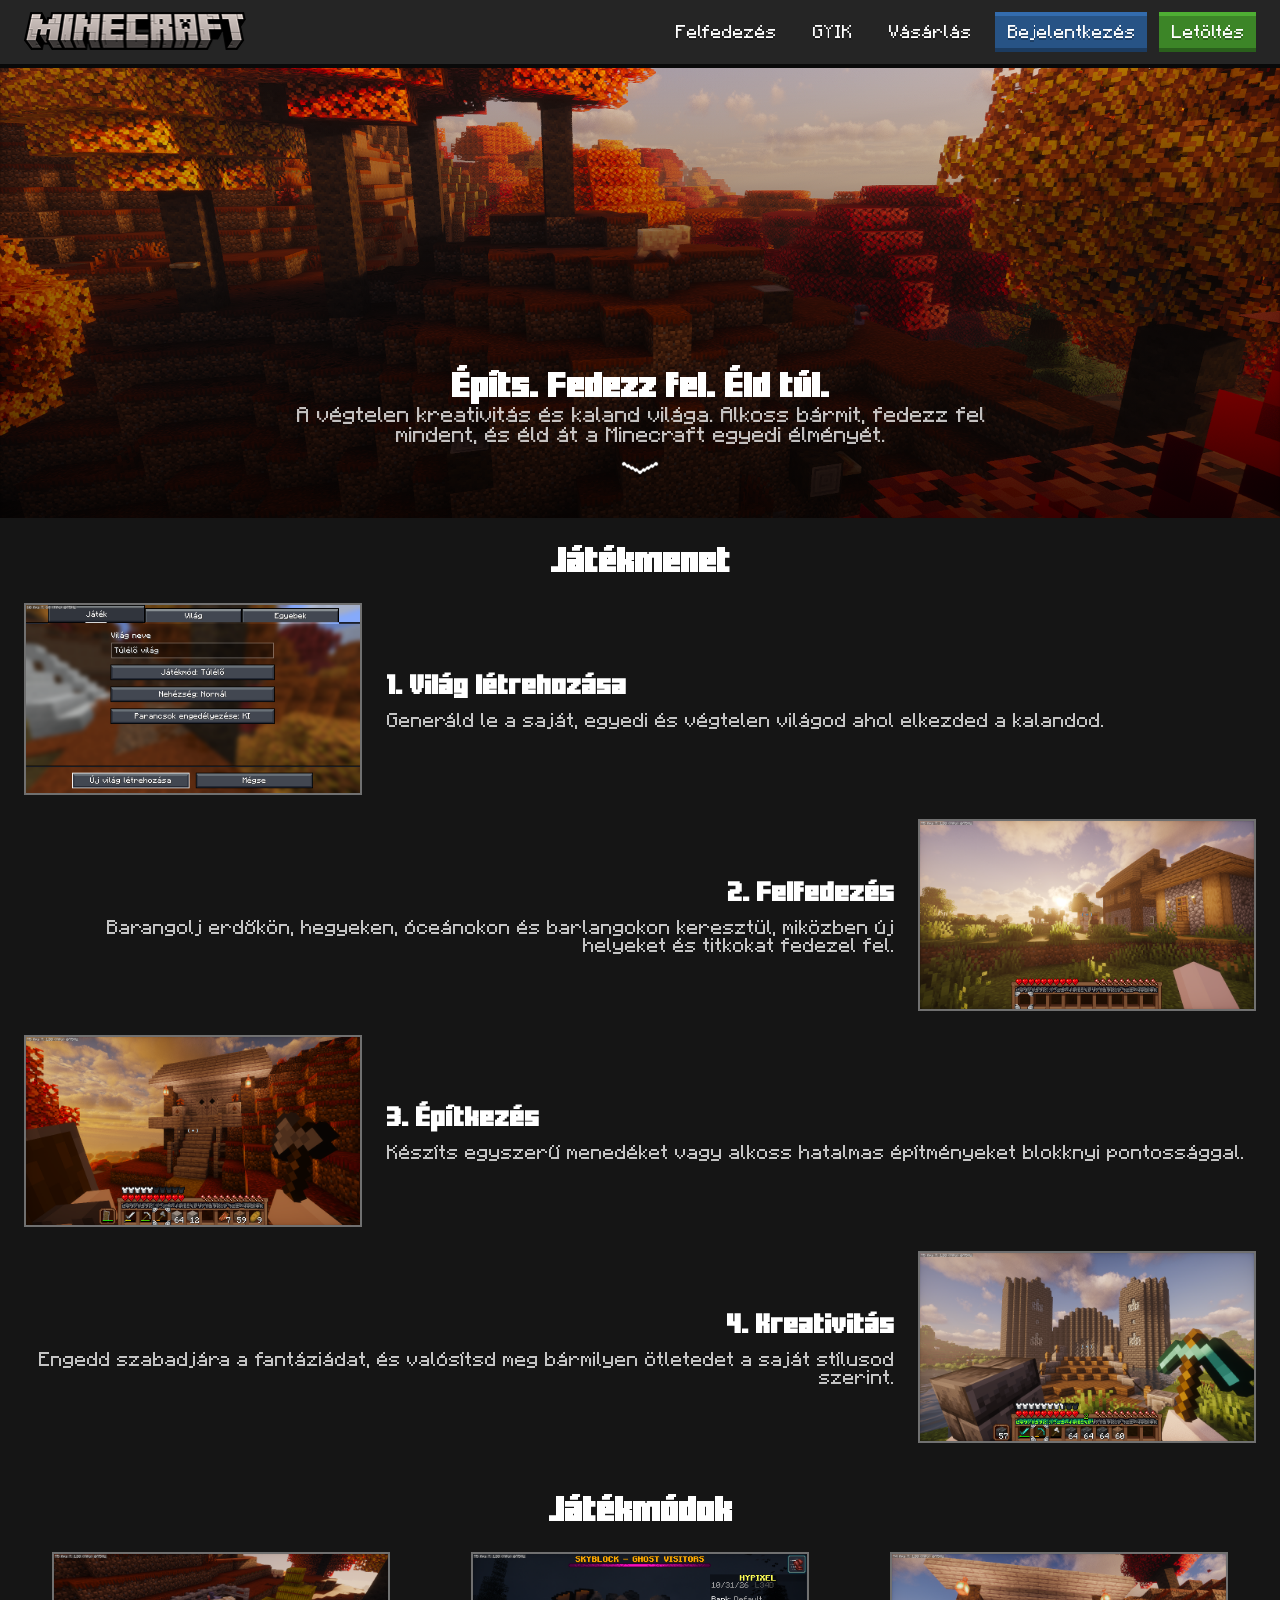
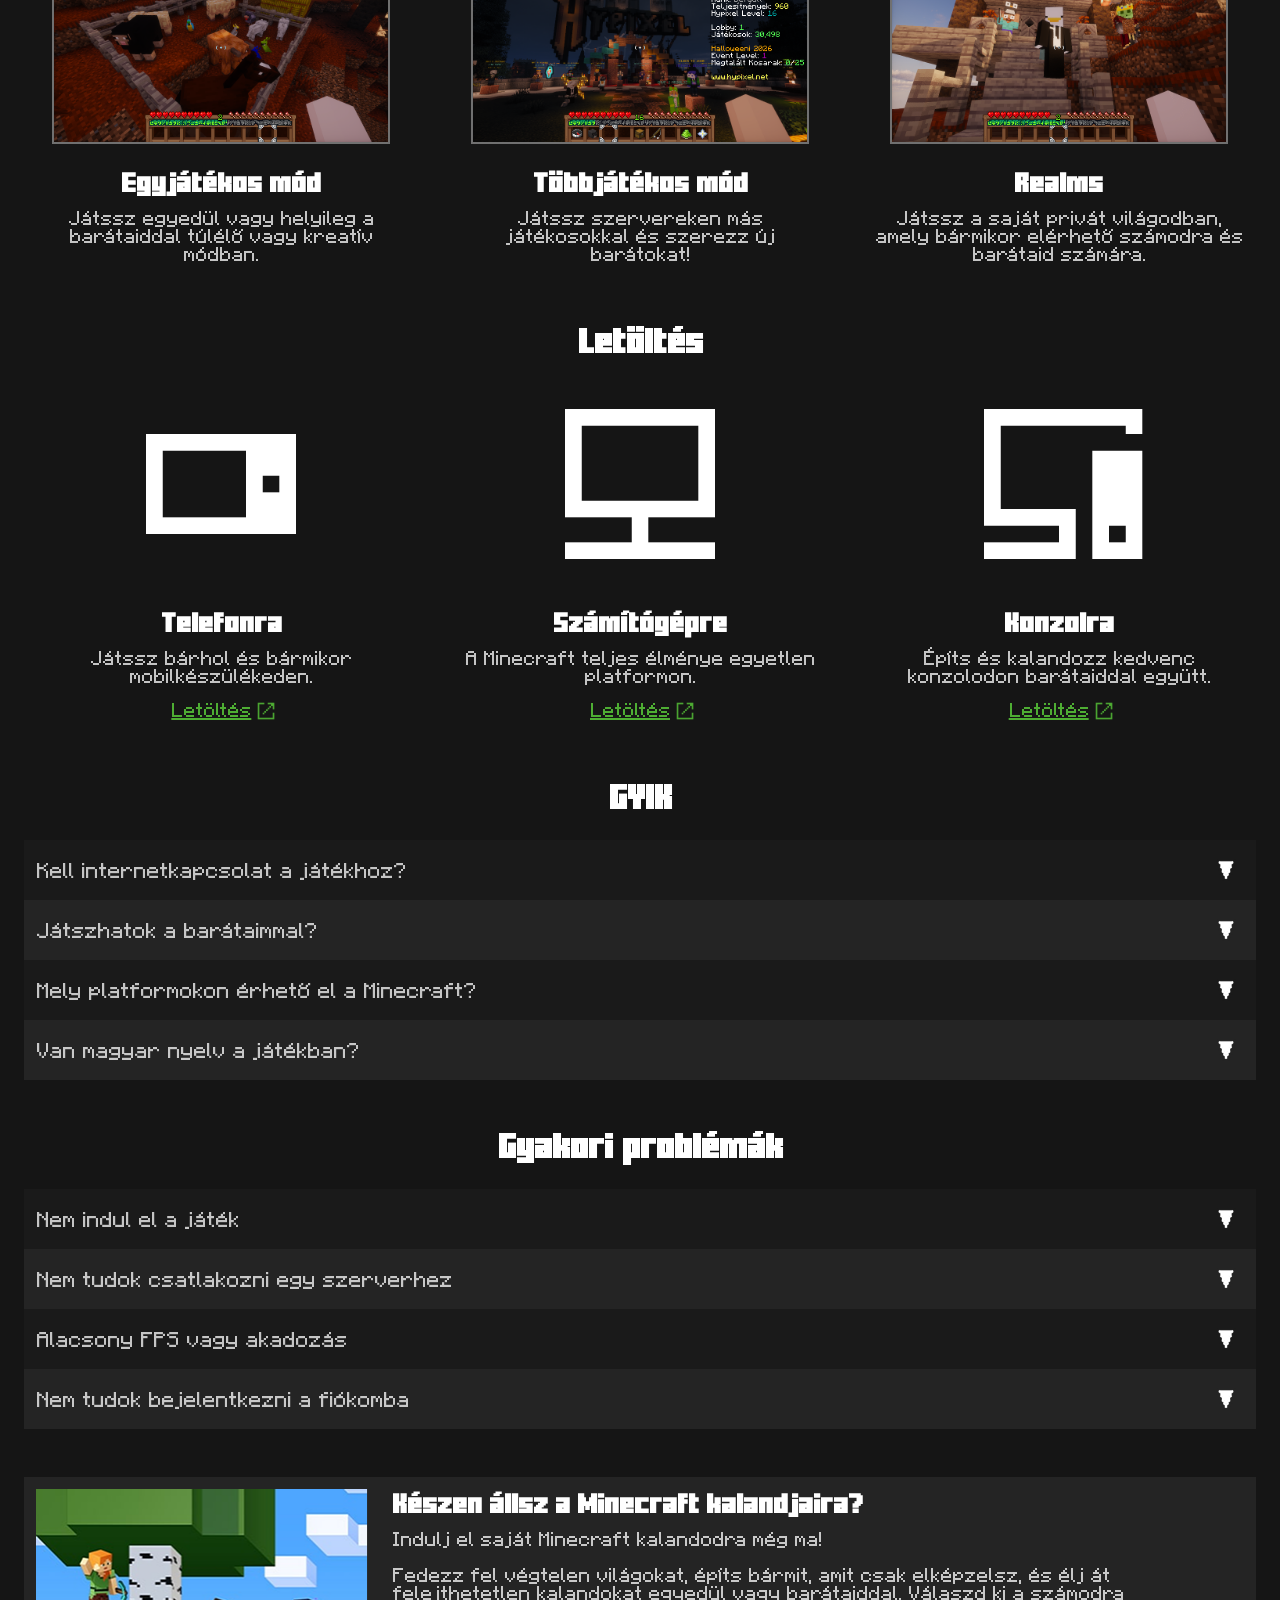
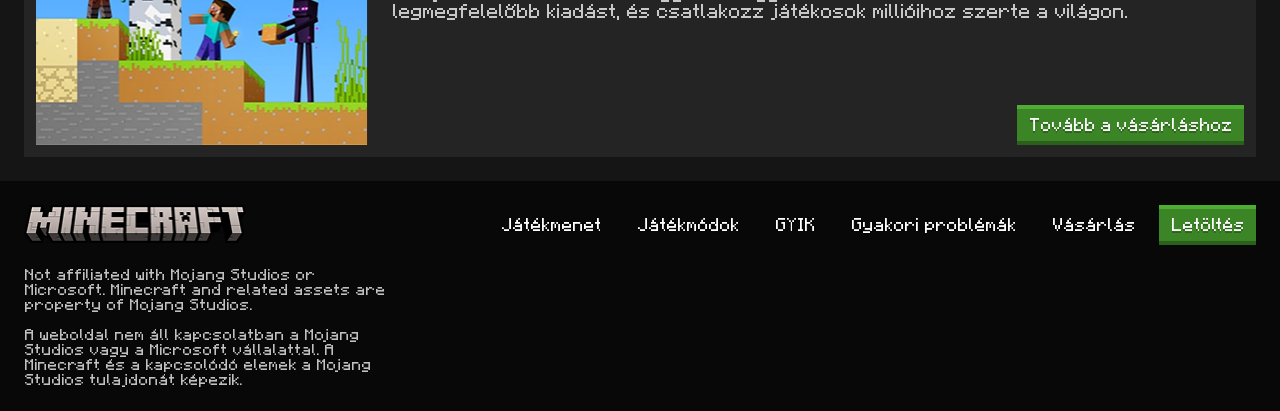
<file: index.html>
<!DOCTYPE html>
<html lang="hu">

<head>
    <meta charset="UTF-8" />
    <meta name="viewport" content="width=device-width, initial-scale=1.0" />
    <title>Minecraftory</title>
    <link rel="stylesheet" href="assets/styles/fonts.css">
    <link rel="stylesheet" href="assets/styles/components.css">
    <link rel="stylesheet" href="assets/styles/main.css">
</head>

<body>
    <nav id="navigation">
        <div class="nav-header">
            <a href="#">
                <img src="assets/images/logo.png" alt="Minecraft Logo" title="Minecraft Logo" class="brand-logo">
            </a>
            <button title="Navigáció kinyitása/becsukása" class="btn menu-toggle" onclick="toggleNavigation(this)"><img
                    src="assets/images/icons/menu.png" alt="Menü ikon"></button>
        </div>
        <div class="menu-contents">
            <a href="#jatekmenet" class="btn">Felfedezés</a>
            <a href="#gyik" class="btn">GYIK</a>
            <a href="#vasarlas" class="btn">Vásárlás</a>
            <a href="#" class="btn secondary">Bejelentkezés</a>
            <a href="#letoltes" class="btn primary">Letöltés</a>
        </div>
    </nav>
    <div class="hero">
        <div class="text">
            <h2>Építs. Fedezz fel. Éld túl.</h2>
            <p>A végtelen kreativitás és kaland világa. Alkoss bármit, fedezz fel mindent, és éld át a Minecraft egyedi
                élményét.</p>
        </div>
        <img src="assets/images/icons/scrolldown-suggestion.png" alt="Lefelé mutató nyíl" title="Lefelé mutató nyíl">
    </div>

    <h2 class="section-title" id="jatekmenet">Játékmenet</h2>
    <div class="section type1">
        <div class="content">
            <img src="assets/images/section_1_1.png" alt="Világ létrehozása" title="Világ létrehozása"
                class="thumbnail">
            <div class="description">
                <h3>1. Világ létrehozása</h3>
                <p>Generáld le a saját, egyedi és végtelen világod ahol elkezded a kalandod.</p>
            </div>
        </div>
        <div class="content">
            <img src="assets/images/section_1_2.png" alt="Felfedezés" title="Felfedezés" class="thumbnail">
            <div class="description">
                <h3>2. Felfedezés</h3>
                <p>Barangolj erdőkön, hegyeken, óceánokon és barlangokon keresztül, miközben új helyeket és titkokat
                    fedezel fel.</p>
            </div>
        </div>
        <div class="content">
            <img src="assets/images/section_1_3.png" alt="Építkezés" title="Építkezés" class="thumbnail">
            <div class="description">
                <h3>3. Építkezés</h3>
                <p>Készíts egyszerű menedéket vagy alkoss hatalmas építményeket blokknyi pontossággal.</p>
            </div>
        </div>
        <div class="content">
            <img src="assets/images/section_1_4.png" alt="Kreativitás" title="Kreativitás" class="thumbnail">
            <div class="description">
                <h3>4. Kreativitás</h3>
                <p>Engedd szabadjára a fantáziádat, és valósítsd meg bármilyen ötletedet a saját stílusod szerint.</p>
            </div>
        </div>
    </div>

    <h2 class="section-title" id="jatekmodok">Játékmódok</h2>
    <div class="section type2">
        <div class="content">
            <img src="assets/images/section_2_1.png" alt="Egyjátékos mód" title="Egyjátékos mód" class="thumbnail">
            <div class="description">
                <h3>Egyjátékos mód</h3>
                <p>Játssz egyedül vagy helyileg a barátaiddal túlélő vagy kreatív módban.</p>
            </div>
        </div>
        <div class="content">
            <img src="assets/images/section_2_2.png" alt="Többjátékos mód" title="Többjátékos mód" class="thumbnail">
            <div class="description">
                <h3>Többjátékos mód</h3>
                <p>Játssz szervereken más játékosokkal és szerezz új barátokat!</p>
            </div>
        </div>
        <div class="content">
            <img src="assets/images/section_2_3.png" alt="Realms" title="Realms" class="thumbnail">
            <div class="description">
                <h3>Realms</h3>
                <p>Játssz a saját privát világodban, amely bármikor elérhető számodra és barátaid számára.</p>
            </div>
        </div>
    </div>

    <h2 class="section-title" id="letoltes">Letöltés</h2>
    <div class="section type2 icons">
        <div class="content">
            <img src="assets/images/icons/phone.png" alt="Telefonra" title="Telefonra" class="thumbnail">
            <div class="description">
                <h3>Telefonra</h3>
                <p>Játssz bárhol és bármikor mobilkészülékeden.</p>
                <a href="#">Letöltés</a>
            </div>
        </div>
        <div class="content">
            <img src="assets/images/icons/pc.png" alt="Számítógépre" title="Számítógépre" class="thumbnail">
            <div class="description">
                <h3>Számítógépre</h3>
                <p>A Minecraft teljes élménye egyetlen platformon.</p>
                <a href="#">Letöltés</a>
            </div>
        </div>
        <div class="content">
            <img src="assets/images/icons/console.png" alt="Konzolra" title="Konzolra" class="thumbnail">
            <div class="description">
                <h3>Konzolra</h3>
                <p>Építs és kalandozz kedvenc konzolodon barátaiddal együtt.</p>
                <a href="#">Letöltés</a>
            </div>
        </div>
    </div>

    <h2 class="section-title" id="gyik">GYIK</h2>
    <div class="faq">
        <div class="content" onclick="toggleFAQ(this)">
            <div class="question">
                <p>Kell internetkapcsolat a játékhoz?</p>
                <img src="assets/images/icons/arrow_down.png" alt="Kinyitás/becsukás">
            </div>
            <p class="answer">Az egyszemélyes (singleplayer) módhhoz és az offline játékhoz nincs szükség folyamatos internetkapcsolatra, de a letöltéshez, a fiók bejelentkezéshez, a frissítésekhez és a multiplayer szerverekhez igen.</p>
        </div>
        <div class="content" onclick="toggleFAQ(this)">
            <div class="question">
                <p>Játszhatok a barátaimmal?</p>
                <img src="assets/images/icons/arrow_down.png" alt="Kinyitás/becsukás">
            </div>
            <p class="answer">Igen! Játszhattok helyi hálózaton (LAN), saját készítésű szerveren, Realms előfizetéssel, vagy különféle nyilvános szervereken keresztül is platformtól függetlenül.</p>
        </div>
        <div class="content" onclick="toggleFAQ(this)">
            <div class="question">
                <p>Mely platformokon érhető el a Minecraft?</p>
                <img src="assets/images/icons/arrow_down.png" alt="Kinyitás/becsukás">
            </div>
            <p class="answer">A Minecraft elérhető PC-n (Windows, Mac, Linux), konzolokon (PlayStation, Xbox, Nintendo Switch) és mobil eszközökön (iOS, Android) is.</p>
        </div>
        <div class="content" onclick="toggleFAQ(this)">
            <div class="question">
                <p>Van magyar nyelv a játékban?</p>
                <img src="assets/images/icons/arrow_down.png" alt="Kinyitás/becsukás">
            </div>
            <p class="answer">Igen, a játék hivatalosan is támogatja a magyar nyelvet, amelyet a Beállítások (Options) -> Nyelv (Language) menüpontban tudsz kiválasztani.</p>
        </div>
    </div>

    <h2 class="section-title" id="gyakori-problemak">Gyakori problémák</h2>
    <div class="faq">
        <div class="content" onclick="toggleFAQ(this)">
            <div class="question">
                <p>Nem indul el a játék</p>
                <img src="assets/images/icons/arrow_down.png" alt="Kinyitás/becsukás">
            </div>
            <p class="answer">Próbáld meg frissíteni a grafikus kártya illesztőprogramját (driver), telepítsd újra a Minecraft Launchert, vagy bizonyosodj meg róla, hogy a megfelelő Java verzió van-e a gépeden (Java Edition esetén).</p>
        </div>
        <div class="content" onclick="toggleFAQ(this)">
            <div class="question">
                <p>Nem tudok csatlakozni egy szerverhez</p>
                <img src="assets/images/icons/arrow_down.png" alt="Kinyitás/becsukás">
            </div>
            <p class="answer">Ellenőrizd, hogy a játék verziója megegyezik-e a szerver verziójával, nincs-e letiltva a játék a tűzfaladban, és hogy helyes-e a megadott szervercím (IP).</p>
        </div>
        <div class="content" onclick="toggleFAQ(this)">
            <div class="question">
                <p>Alacsony FPS vagy akadozás</p>
                <img src="assets/images/icons/arrow_down.png" alt="Kinyitás/becsukás">
            </div>
            <p class="answer">Vedd alacsonyabbra a videóbeállításokban a renderelési távolságot (Render Distance), kapcsold ki a Vsync-et, vagy telepíts optimalizáló modokat, mint például a Sodium vagy az Optifine.</p>
        </div>
        <div class="content" onclick="toggleFAQ(this)">
            <div class="question">
                <p>Nem tudok bejelentkezni a fiókomba</p>
                <img src="assets/images/icons/arrow_down.png" alt="Kinyitás/becsukás">
            </div>
            <p class="answer">Ellenőrizd a Microsoft-fiókod adatait, jelentkezz ki ésbe újra a Launcherben, vagy ellenőrizd, hogy az Xbox Live szolgáltatások megfelelően működnek-e.</p>
        </div>
    </div>

    <div class="buy" id="vasarlas">
        <div class="card">
            <img src="assets/images/buy_illust.png" alt="Illusztráció" title="Illusztráció">
            <div class="contents">
                <h3>Készen állsz a Minecraft kalandjaira?</h3>
                <p>Indulj el saját Minecraft kalandodra még ma!
                    <br><br>
                    Fedezz fel végtelen világokat, építs bármit, amit csak elképzelsz, és élj át felejthetetlen
                    kalandokat egyedül vagy barátaiddal. Válaszd ki a számodra legmegfelelőbb kiadást, és csatlakozz
                    játékosok millióihoz szerte a világon.
                </p>
                <a href="purchase.html" class="btn primary">Tovább a vásárláshoz</a>
            </div>
        </div>
    </div>

    <footer>
        <div class="branding">
            <img src="assets/images/logo.png" alt="Minecraft Logo" title="Minecraft Logo" class="brand-logo">
            <p>
                Not affiliated with Mojang Studios or Microsoft.
                Minecraft and related assets are property of Mojang Studios.

                <br><br>

                A weboldal nem áll kapcsolatban a Mojang Studios vagy a Microsoft vállalattal.
                A Minecraft és a kapcsolódó elemek a Mojang Studios tulajdonát képezik.
            </p>
        </div>
        <div class="links">
            <a href="#jatekmenet" class="btn">Játékmenet</a>
            <a href="#jatekmodok" class="btn">Játékmódok</a>
            <a href="#gyik" class="btn">GYIK</a>
            <a href="#gyakori-problemak" class="btn">Gyakori problémák</a>
            <a href="#vasarlas" class="btn">Vásárlás</a>
            <a href="#letoltes" class="btn primary">Letöltés</a>
        </div>
    </footer>

    <script src="assets/scripts/nav.js"></script>
    <script src="assets/scripts/faq.js"></script>
</body>

</html>
</file>
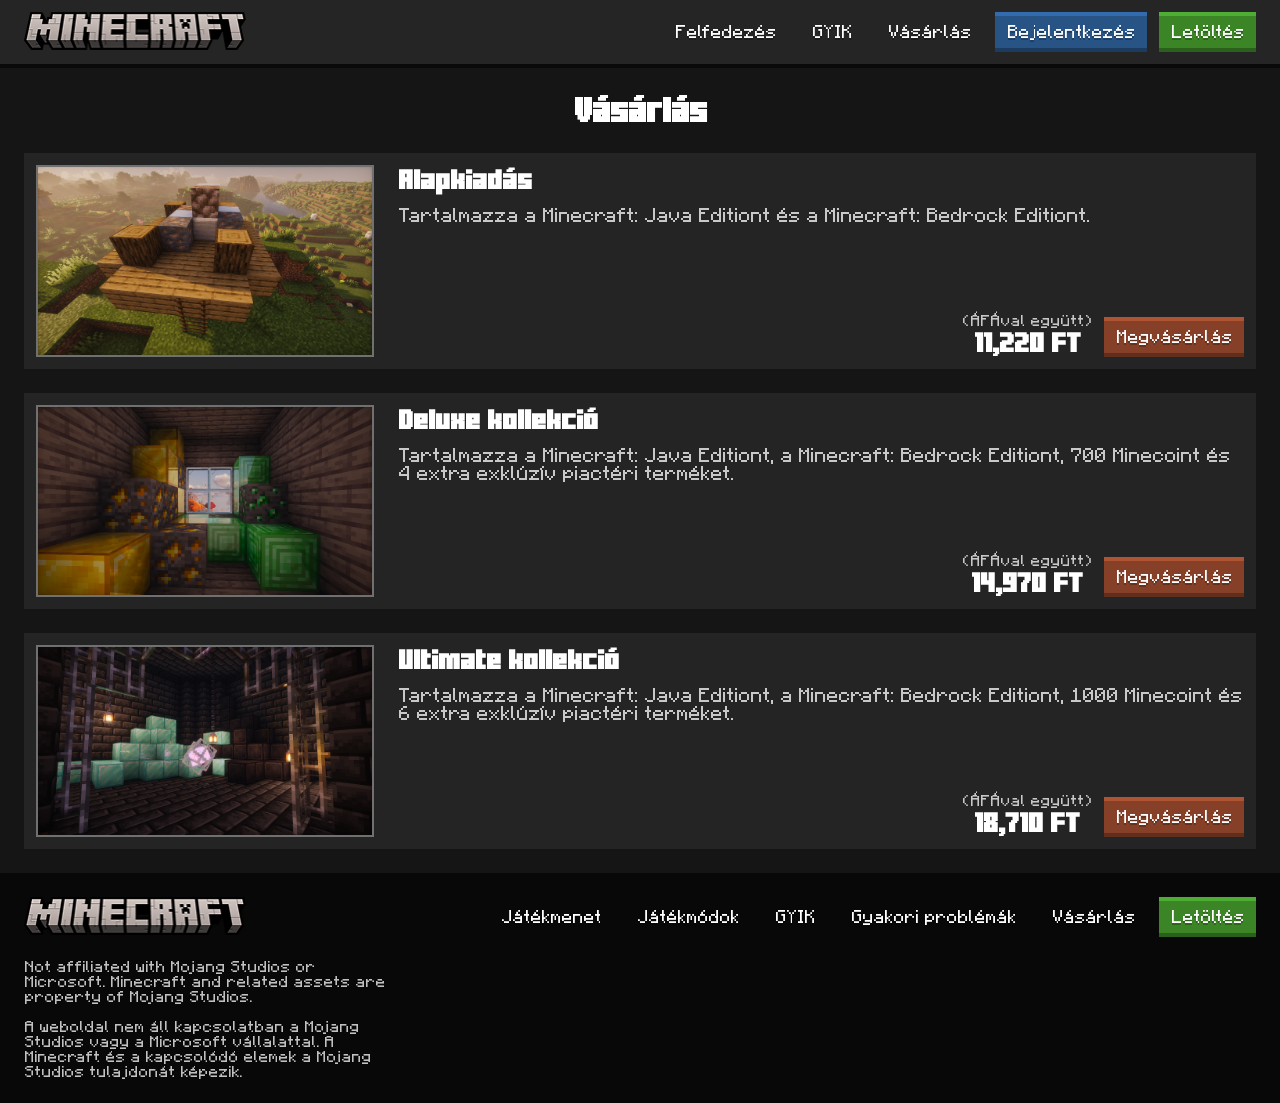
<file: purchase.html>
<!DOCTYPE html>
<html lang="hu">

<head>
    <meta charset="UTF-8" />
    <meta name="viewport" content="width=device-width, initial-scale=1.0" />
    <title>Minecraftory - Vásárlás</title>
    <link rel="stylesheet" href="assets/styles/fonts.css">
    <link rel="stylesheet" href="assets/styles/components.css">
    <link rel="stylesheet" href="assets/styles/main.css">
</head>

<body>
    <nav id="navigation">
        <div class="nav-header">
            <a href="index.html">
                <img src="assets/images/logo.png" alt="Minecraft Logo" title="Minecraft Logo" class="brand-logo">
            </a>
            <button title="Navigáció kinyitása/becsukása" class="btn menu-toggle" onclick="toggleNavigation(this)"><img
                    src="assets/images/icons/menu.png" alt="Menü ikon"></button>
        </div>
        <div class="menu-contents">
            <a href="index.html#jatekmenet" class="btn">Felfedezés</a>
            <a href="index.html#gyik" class="btn">GYIK</a>
            <a href="#" class="btn">Vásárlás</a>
            <a href="index.html#" class="btn secondary">Bejelentkezés</a>
            <a href="index.html#letoltes" class="btn primary">Letöltés</a>
        </div>
    </nav>

    <h2 class="section-title">Vásárlás</h2>
    <div class="buy">
        <div class="card">
            <img src="assets/images/purchase_1.png" alt="Illusztráció" title="Illusztráció" class="edition-thumbnail">
            <div class="contents">
                <h3>Alapkiadás</h3>
                <p>Tartalmazza a Minecraft: Java Editiont és a Minecraft: Bedrock Editiont.</p>
                <div class="purchase-actions">
                    <div class="price-info">
                        <span>(ÁFÁval együtt)</span>
                        <h3>11,220 FT</h3>
                    </div>
                    <a href="#" class="btn tertiary">Megvásárlás</a>
                </div>
            </div>
        </div>
        <div class="card">
            <img src="assets/images/purchase_2.png" alt="Illusztráció" title="Illusztráció" class="edition-thumbnail">
            <div class="contents">
                <h3>Deluxe kollekció</h3>
                <p>Tartalmazza a Minecraft: Java Editiont, a Minecraft: Bedrock Editiont, 700 Minecoint és 4 extra exklúzív piactéri terméket.</p>
                <div class="purchase-actions">
                    <div class="price-info">
                        <span>(ÁFÁval együtt)</span>
                        <h3>14,970 FT</h3>
                    </div>
                    <a href="#" class="btn tertiary">Megvásárlás</a>
                </div>
            </div>
        </div>
        <div class="card">
            <img src="assets/images/purchase_3.png" alt="Illusztráció" title="Illusztráció" class="edition-thumbnail">
            <div class="contents">
                <h3>Ultimate kollekció</h3>
                <p>Tartalmazza a Minecraft: Java Editiont, a Minecraft: Bedrock Editiont, 1000 Minecoint és 6 extra exklúzív piactéri terméket.</p>
                <div class="purchase-actions">
                    <div class="price-info">
                        <span>(ÁFÁval együtt)</span>
                        <h3>18,710 FT</h3>
                    </div>
                    <a href="#" class="btn tertiary">Megvásárlás</a>
                </div>
            </div>
        </div>
    </div>

    <footer>
        <div class="branding">
            <img src="assets/images/logo.png" alt="Minecraft Logo" title="Minecraft Logo" class="brand-logo">
            <p>
                Not affiliated with Mojang Studios or Microsoft.
                Minecraft and related assets are property of Mojang Studios.

                <br><br>

                A weboldal nem áll kapcsolatban a Mojang Studios vagy a Microsoft vállalattal.
                A Minecraft és a kapcsolódó elemek a Mojang Studios tulajdonát képezik.
            </p>
        </div>
        <div class="links">
            <a href="index.html#jatekmenet" class="btn">Játékmenet</a>
            <a href="index.html#jatekmodok" class="btn">Játékmódok</a>
            <a href="index.html#gyik" class="btn">GYIK</a>
            <a href="index.html#gyakori-problemak" class="btn">Gyakori problémák</a>
            <a href="" class="btn">Vásárlás</a>
            <a href="index.html#letoltes" class="btn primary">Letöltés</a>
        </div>
    </footer>

    <script src="assets/scripts/nav.js"></script>
    <script src="assets/scripts/faq.js"></script>
</body>

</html>
</file>
<file: assets/styles/fonts.css>
@font-face {
    font-family: Minecraft7V2;
    src: url(../fonts/Minecraft7V2.ttf);
}
@font-face {
    font-family: Minecraftory;
    src: url(../fonts/Minercraftory.ttf);
}

* {
    font-family: 'Minecraft7V2', system-ui, -apple-system, BlinkMacSystemFont, 'Segoe UI', Roboto, Oxygen, Ubuntu, Cantarell, 'Open Sans', 'Helvetica Neue', sans-serif;
}

h1,h2,h3,h4,h5,h6 {
    font-family: 'Minecraftory', system-ui, -apple-system, BlinkMacSystemFont, 'Segoe UI', Roboto, Oxygen, Ubuntu, Cantarell, 'Open Sans', 'Helvetica Neue', sans-serif;
}

h1,h2,h3,h4,h5,h6,p {
    margin: 0;
}
</file>
<file: assets/styles/components.css>
button.btn, a.btn {
    all: unset;

    background-color: transparent;
    color: #fff;
    border-top: 4px solid transparent;
    border-bottom: 4px solid transparent;

    cursor: pointer;

    display: flex;
    flex-direction: row;
    justify-content: center;
    align-items: center;
    gap: 6px;
    padding: 2px 12px;

    height: 28px;

    font-size: 18px;
    line-height: 1;

    text-shadow: 0 1.5px 0 rgba(0,0,0,0.25);

    &:hover, &:focus {
        filter: brightness(0.75);
    }

    &:active:not(:disabled) {
        filter: brightness(1);
        transform: translateY(3px);
    }

    &:disabled {
        filter: brightness(0.5);
        cursor: not-allowed;
    }

    &.primary {
        background-color: #3C8527;
        border-top: 4px solid #4EAE33;
        border-bottom: 4px solid #2A5F1C;
    }

    &.secondary {
        background-color: #275385;
        border-top: 4px solid #336CAE;
        border-bottom: 4px solid #1C3B5F;
    }

    &.tertiary {
        background-color: #854027;
        border-top: 4px solid #AE5433;
        border-bottom: 4px solid #5F2E1C;
    }
}

a:not(.btn) {
    color: #4EAE33;
    text-decoration: underline;

    &::after {
        content: '';

        width: 1em;
        height: 1em;
        
        display: inline-block;

        transform: translateY(0.2em) translateX(0.25em);
        
        background-color: currentColor;
        mask: url(../images/icons/external_link.png) center / contain no-repeat;
    }

    &:hover, &:focus {
        filter: brightness(0.75);
    }

    &:active {
        filter: brightness(1);
    }
}
</file>
<file: assets/styles/main.css>
* {
    box-sizing: border-box;
    color: #fff;
}

body {
    width: 100vw;
    height: 100vh;
    height: 100dvh;

    display: flex;
    flex-direction: column;
    align-items: center;

    margin: 0;
    padding: 0;

    background-color: #151515;
}

nav {
    width: 100%;
    height: 75px;

    display: flex;
    flex-direction: row;
    align-items: center;
    gap: 12px;
    padding: 12px 24px;

    background-color: #252525;

    border-bottom: 4px solid #090909;

    div.nav-header {
        display: flex;
        flex-direction: row;
        align-items: center;
        gap: 12px;

        width: 100%;

        a {
            &::after {
                display: none;
            }

            img.brand-logo {
                width: 222px;
                height: 38px;
                object-fit: contain;
            }
        }

        button.menu-toggle {
            display: none;

            margin-left: auto;
        }
    }

    div.menu-contents {
        width: 100%;

        display: flex;
        flex-direction: row;
        justify-content: flex-end;
        align-items: center;
        gap: 12px;
    }
}

@keyframes pulse {
    0% {
        filter: brightness(1);
    }

    50% {
        filter: brightness(0.5);
    }

    100% {
        filter: brightness(1);
    }
}

@media (max-width: 868px) {
    nav>div.nav-header {
        button.menu-toggle {
            display: unset;
        }
    }

    nav {
        div.menu-contents {
            display: none;
        }
    }

    nav.expanded {
        flex-direction: column;

        height: unset;

        div.menu-contents {
            display: unset;

            flex-direction: column;
            align-items: stretch;
        }

        div.nav-header {
            button.menu-toggle {
                animation: pulse 1.5s ease-in-out 0s infinite;
            }
        }
    }
}

div.hero {
    width: 100%;
    min-height: 450px;

    display: flex;
    flex-direction: column;
    justify-content: flex-end;
    align-items: center;
    padding: 24px;

    background: linear-gradient(to bottom, rgba(0, 0, 0, 0), rgba(0, 0, 0, .75)), url(../images/background.png);
    background-position: center;
    background-size: cover;

    div.text {
        max-width: 720px;

        text-align: center;

        p {
            font-size: 22px;
            opacity: 0.75;
        }
    }

    img {
        animation: pulse 2s ease-in-out 0s infinite;
    }
}

h2.section-title {
    margin-top: 24px;
}

div.section {
    width: 100%;

    display: flex;
    flex-direction: column;
    justify-content: center;
    align-items: center;
    gap: 24px;
    padding: 24px;

    div.content {
        display: flex;
        flex-direction: row;
        align-items: center;
        gap: 12px;

        width: 100%;

        &:nth-child(even) {
            flex-direction: row-reverse;
            text-align: right;
        }

        img.thumbnail {
            width: 338px;
            height: 192px;

            border: 2px solid #707070;
        }

        div.description {
            display: flex;
            flex-direction: column;
            gap: 12px;
            padding: 12px;

            p {
                opacity: 0.75;
            }

            a,
            p {
                font-size: 20px;
            }
        }
    }

    &.type2 {
        flex-direction: row;
        align-items: start;

        div.content {
            flex-direction: column;

            div.description {
                justify-content: center;
                align-items: center;
                text-align: center;
            }
        }
    }

    &.icons {
        div.content>img.thumbnail {
            width: 200px !important;
            height: 200px !important;
            border: none;
        }
    }
}

@media (max-width: 768px) {
    div.section {
        &.type2 {
            flex-direction: column;
        }

        div.content {
            flex-direction: column !important;
        }

        &:not(.type2) {
            div.content {
                text-align: left !important;

                img.thumbnail {
                    width: 100%;
                    height: unset;
                    aspect-ratio: 338 / 192;
                }
            }
        }
    }
}

@media (max-width: 1068px) {
    div.section {
        &.type2 {
            flex-direction: column;

            div.content>img.thumbnail {
                width: 100%;
                height: unset;
                aspect-ratio: 338 / 192;
            }
        }
    }
}

div.faq {
    width: 100%;

    display: flex;
    flex-direction: column;
    justify-content: center;
    align-items: center;
    padding: 24px;

    div.content {
        width: 100%;

        display: flex;
        flex-direction: column;
        align-items: center;
        gap: 12px;
        padding: 12px;

        background-color: #1A1A1A;

        cursor: pointer;

        &:nth-child(even) {
            background-color: #242424;
        }

        &:hover {
            filter: brightness(1.25);
        }

        &.expanded {
            div.question>img {
                transform: rotate(180deg);
            }

            p.answer {
                display: unset !important;
            }
        }

        div.question {
            width: 100%;

            display: flex;
            justify-content: space-between;
            align-items: center;

            p {
                font-size: 22px;

                opacity: 0.75;
            }

            img {
                width: 36px;
                height: 36px;
            }
        }

        p.answer {
            width: 100%;

            font-size: 20px;

            display: none;
        }
    }
}

div.buy {
    width: 100%;

    display: flex;
    flex-direction: column;
    justify-content: center;
    align-items: center;
    gap: 24px;
    padding: 24px;

    div.card {
        width: 100%;

        display: flex;
        gap: 24px;
        padding: 12px;

        background-color: #242424;

        img {
            width: 332px;
            height: 256px;
        }

        img.edition-thumbnail {
            width: 338px;
            height: 192px;
            border: 2px solid #707070;
        }

        div.contents {
            width: 100%;

            display: flex;
            flex-direction: column;
            gap: 12px;

            p {
                width: 100%;

                font-size: 20px;

                opacity: 0.75;
            }

            a {
                margin-top: auto;
                margin-left: auto;
            }

            div.purchase-actions {
                width: 100%;
                height: 100%;

                display: flex;
                flex-direction: row;
                flex-flow: row wrap;
                justify-content: flex-end;
                align-items: flex-end;
                gap: 12px;

                div.price-info {
                    display: flex;
                    flex-direction: column;
                    justify-content: center;
                    align-items: center;

                    span {
                        font-size: 16px;

                        opacity: 0.75;
                    }
                }

                a {
                    margin: unset;
                }
            }
        }
    }
}

@media (max-width: 768px) {
    div.buy>div.card {
        flex-direction: column;

        img {
            width: 100%;
            aspect-ratio: 332 / 256;

            object-fit: cover;
        }

        img.edition-thumbnail {
            width: 100%;
            height: unset;
            aspect-ratio: 338 / 192 !important;
        }

        div.contents>a {
            width: calc(100% - 24px);
        }
    }
}

footer {
    width: 100%;

    display: flex;
    flex-direction: row;
    justify-content: space-between;
    gap: 24px;
    padding: 24px;
    margin-top: auto;

    background-color: #080808;

    div.branding {
        max-width: 375px;

        display: flex;
        flex-direction: column;
        gap: 24px;

        img.brand-logo {
            width: 222px;
            height: 38px;
            object-fit: contain;
        }

        p {
            width: 100%;

            font-size: 16px;

            opacity: 0.75;
        }
    }

    div.links {
        width: 100%;

        display: flex;
        flex-direction: row;
        flex-flow: row wrap;
        justify-content: flex-end;
        gap: 12px;
    }
}

@media (max-width: 768px) {
    footer {
        flex-direction: column;

        div.branding {
            max-width: unset;
        }
    }
}
</file>
